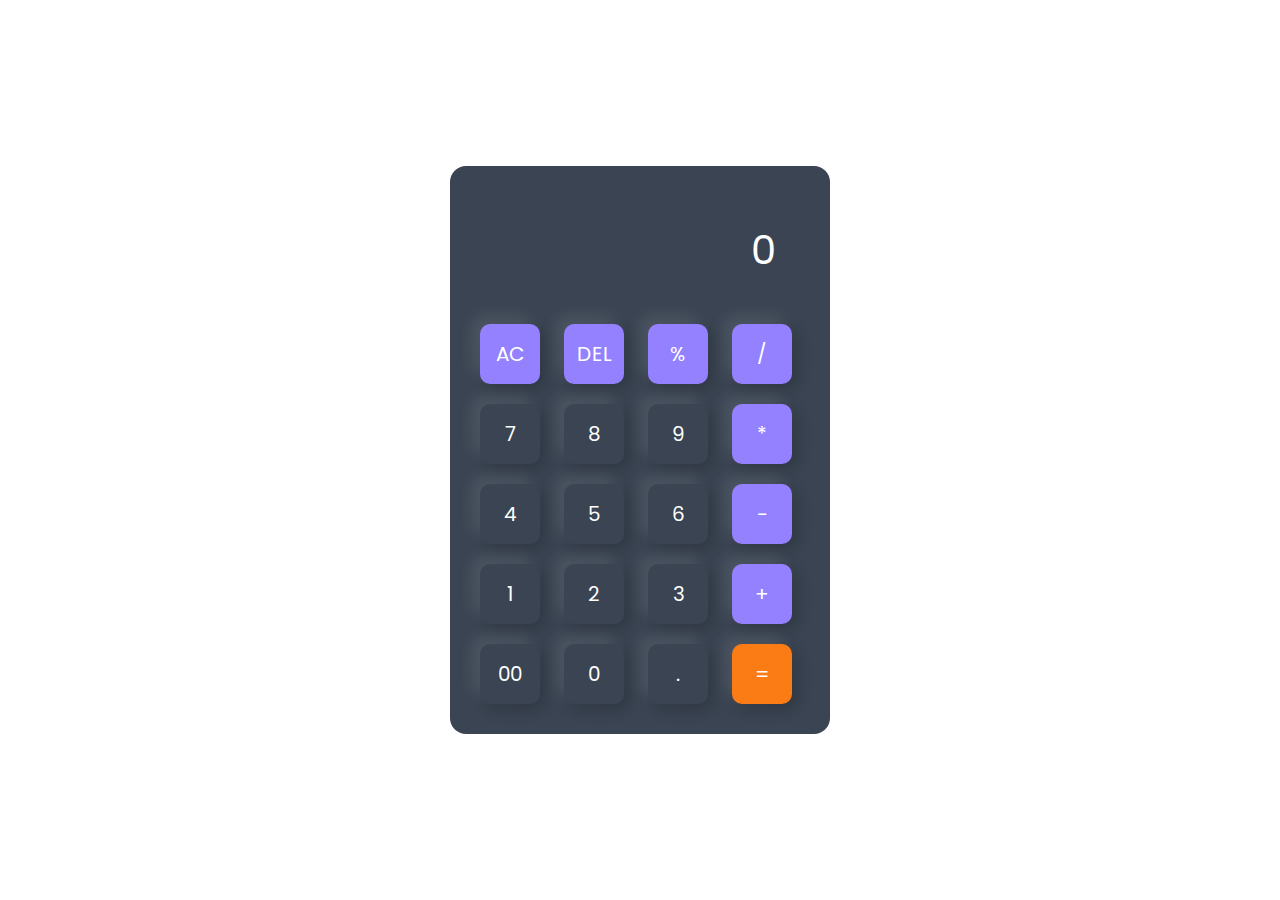
<file: Calculator/index.html>
<!-- ****************             Task1- Calculator                *********************** -->

<!DOCTYPE html>
<html lang="en">

<head>
    <meta charset="UTF-8" />
    <meta http-equiv="X-UA-Compatible" content="IE=edge" />
    <meta name="viewport" content="width=device-width, initial-scale=1.0" />
    <link rel="stylesheet" href="style.css" />
    <title>Calculator </title>
</head>

<body>
    <div class="container">
        <div class="calculator">
            <input type="text" id="inputBox" placeholder="0" />
            <div>
                <button class="button operator">AC</button>
                <button class="button operator">DEL</button>
                <button class="button operator">%</button>
                <button class="button operator">/</button>
            </div>
            <div>
                <button class="button">7</button>
                <button class="button">8</button>
                <button class="button">9</button>
                <button class="button operator">*</button>
            </div>
            <div>
                <button class="button">4</button>
                <button class="button">5</button>
                <button class="button">6</button>
                <button class="button operator">-</button>
            </div>
            <div>
                <button class="button">1</button>
                <button class="button">2</button>
                <button class="button">3</button>
                <button class="button operator">+</button>
            </div>

            <div>
                <button class="button">00</button>
                <button class="button">0</button>
                <button class="button">.</button>
                <button class="button equalBtn">=</button>
            </div>
        </div>
    </div>

    <script src="script.js"></script>
</body>

</html>
</file>
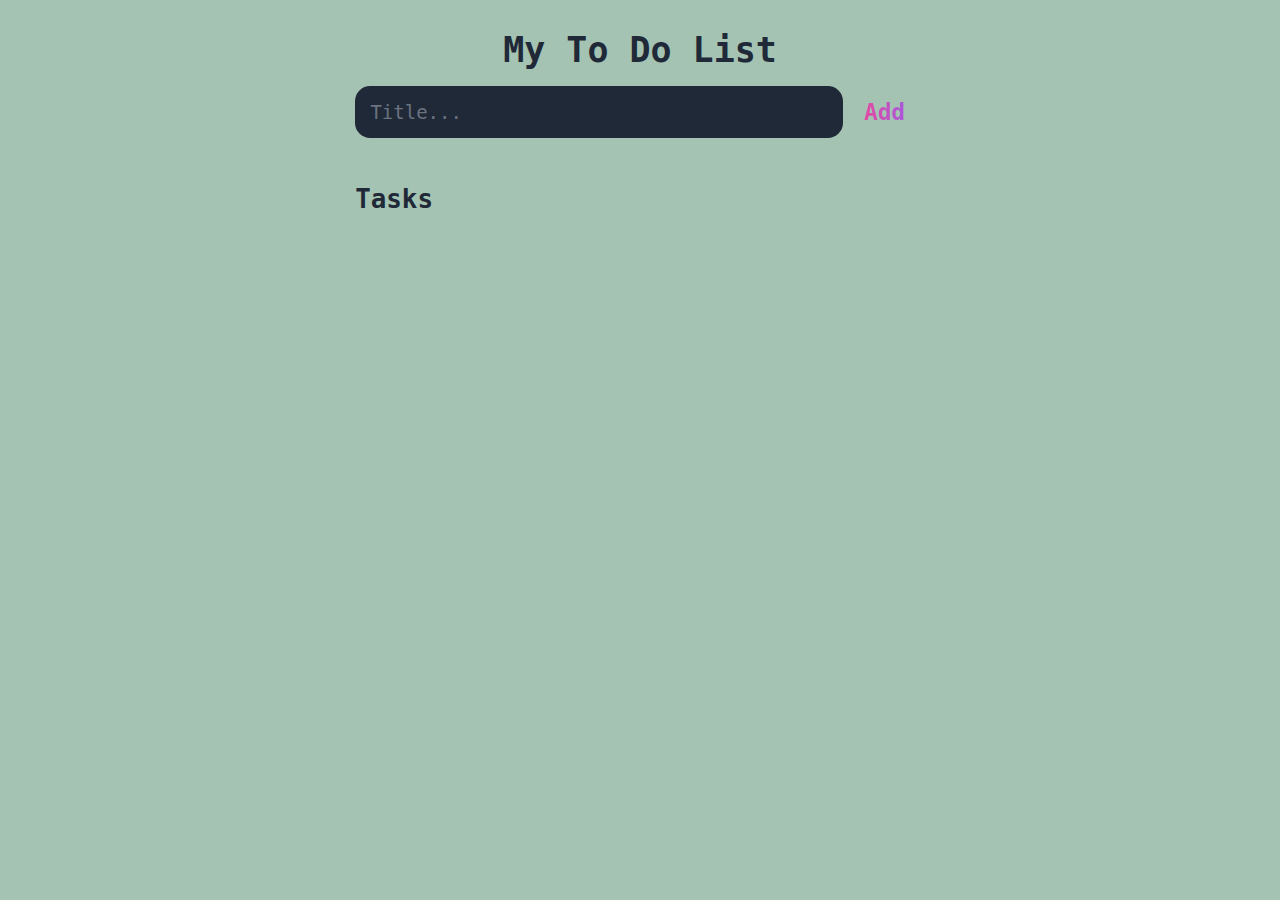
<file: My-To-DO-LIST/index.html>
<!DOCTYPE html>
<html lang="en">

<head>
	<meta charset="UTF-8">
	<meta http-equiv="X-UA-Compatible" content="IE=edge">
	<meta name="viewport" content="width=device-width, initial-scale=1.0">
	<title>My To Do List</title>

	<link rel="stylesheet" href="main.css" />
</head>

<body>

	<header>
		<h1>My To Do List</h1>
		<form id="new-task-form">
			<input type="text" name="new-task-input" id="new-task-input" placeholder="Title..." />
			<input type="submit" id="new-task-submit" value="Add " />
		</form>
	</header>
	<main>
		<section class="task-list">
			<h2>Tasks</h2>

			<div id="tasks">

			</div>
		</section>
	</main>

	<script src="main.js"></script>
</body>

</html>
</file>
<file: Calculator/style.css>
@import url('https://fonts.googleapis.com/css2?family=Poppins:wght@500&display=swap');

* {
    margin: 0;
    padding: 0;
    box-sizing: border-box;
    font-family: 'Poppins', sans-serif;
}

body {
    width: 100%;
    height: 100vh;
    background: #FFFFFF;
    display: flex;
    justify-content: center;
    align-items: center;
}

.calculator {
    padding: 20px;
    border-radius: 16px;
    background: #3a4452;

}

input {
    width: 320px;
    padding: 24px;
    margin: 10px;
    background: transparent;
    font-size: 40px;
    text-align: right;
    cursor: pointer;
    color: #ffffff;
    border-top-style: hidden;
    border-right-style: hidden;
    border-left-style: hidden;
    border-bottom-style: hidden;

}

input::placeholder {
    color: #ffffff;
}

button {
    border: 0;
    outline: 0;
    width: 60px;
    height: 60px;
    border-radius: 10px;
    box-shadow: -8px -8px 15px rgba(255, 255, 255, 0.1), 5px 5px 15px rgba(0, 0, 0, 0.2);
    background: transparent;
    font-size: 20px;
    color: #fff;
    cursor: pointer;
    margin: 10px;


}

.equalBtn {
    background-color: #fb7c14;

}

.operator {
    background-color: #9381ff;
    color: white;
}

button:hover {
    transform: scale(1.2);
}
</file>
<file: My-To-DO-LIST/main.css>
:root {
	--dark: #374151;
	--darker: #1F2937;
	--darkest: #111827;
	--grey: #6B7280;
	--pink: #EC4899;
	--purple: #8B5CF6;
	--light: #EEE;
}

* {
	margin: 0;
	box-sizing: border-box;
	font-family: monospace;
	font-size: 0.95rem;
}

body {
	display: flex;
	flex-direction: column;
	min-height: 100vh;
	color: #FFF;
	background-color: #a4c3b2;
}

header {
	padding: 2rem 1rem;
	max-width: 600px;
	width: 100%;
	margin: 0 auto;
}

header h1 {
	font-size: 2.3rem;
	font-weight: 115px;
	color: var(--darker);
	margin-bottom: 1rem;
text-align: center;
}

#new-task-form {
	display: flex;
	;

}

input,
button {
	appearance: none;
	border: none;
	outline: none;
	background: none;
}

#new-task-input {
	flex: 1 1 0%;
	background-color: var(--darker);
	padding: 1rem;
	border-radius: 1rem;
	margin-right: 1rem;
	color: var(--light);
	font-size: 1.25rem;
}

#new-task-input::placeholder {
	color: var(--grey);
}

#new-task-submit {
	color: var(--pink);
	font-size: 1.5rem;
	font-weight: 700;
	background-image: linear-gradient(to right, var(--pink), var(--purple));
	-webkit-background-clip: text;
	-webkit-text-fill-color: transparent;
	cursor: pointer;
	transition: 0.4s;
}

#new-task-submit:hover {
	opacity: 0.8;
}

#new-task-submit:active {
	opacity: 0.6;
}

main {
	flex: 1 1 0%;
	max-width: 600px;
	width: 100%;
	margin: 0 auto;
}

.task-list {
	padding: 1rem;
}

.task-list h2 {
	font-size: 1.7rem;
	font-weight: 100px;
	color: var(--darker);
	margin-bottom: 1rem;
}

#tasks .task {
	display: flex;
	justify-content: space-between;
	background-color: var(--darkest);
	padding: 1rem;
	border-radius: 1rem;
	margin-bottom: 1rem;
	box-shadow: -8px -8px 15px rgba(246, 245, 245, 0.1), 5px 5px 15px rgba(7, 7, 7, 0.2);

}

.task .content {
	flex: 1 1 0%;
}

.task .content .text {
	color: var(--light);
	font-size: 1.125rem;
	width: 100%;
	display: block;
	transition: 0.4s;
}

.task .content .text:not(:read-only) {
	color: var(--pink);
}

.task .actions {
	display: flex;
	margin: 0 -0.5rem;
}

.task .actions button {
	cursor: pointer;
	margin: 0 0.5rem;
	font-size: 1.125rem;
	font-weight: 700;
	text-transform: uppercase;
	transition: 0.4s;
}

.task .actions button:hover {
	opacity: 0.8;
}

.task .actions button:active {
	opacity: 0.6;
}



.task .actions .delete {
	color: crimson;
}
</file>
